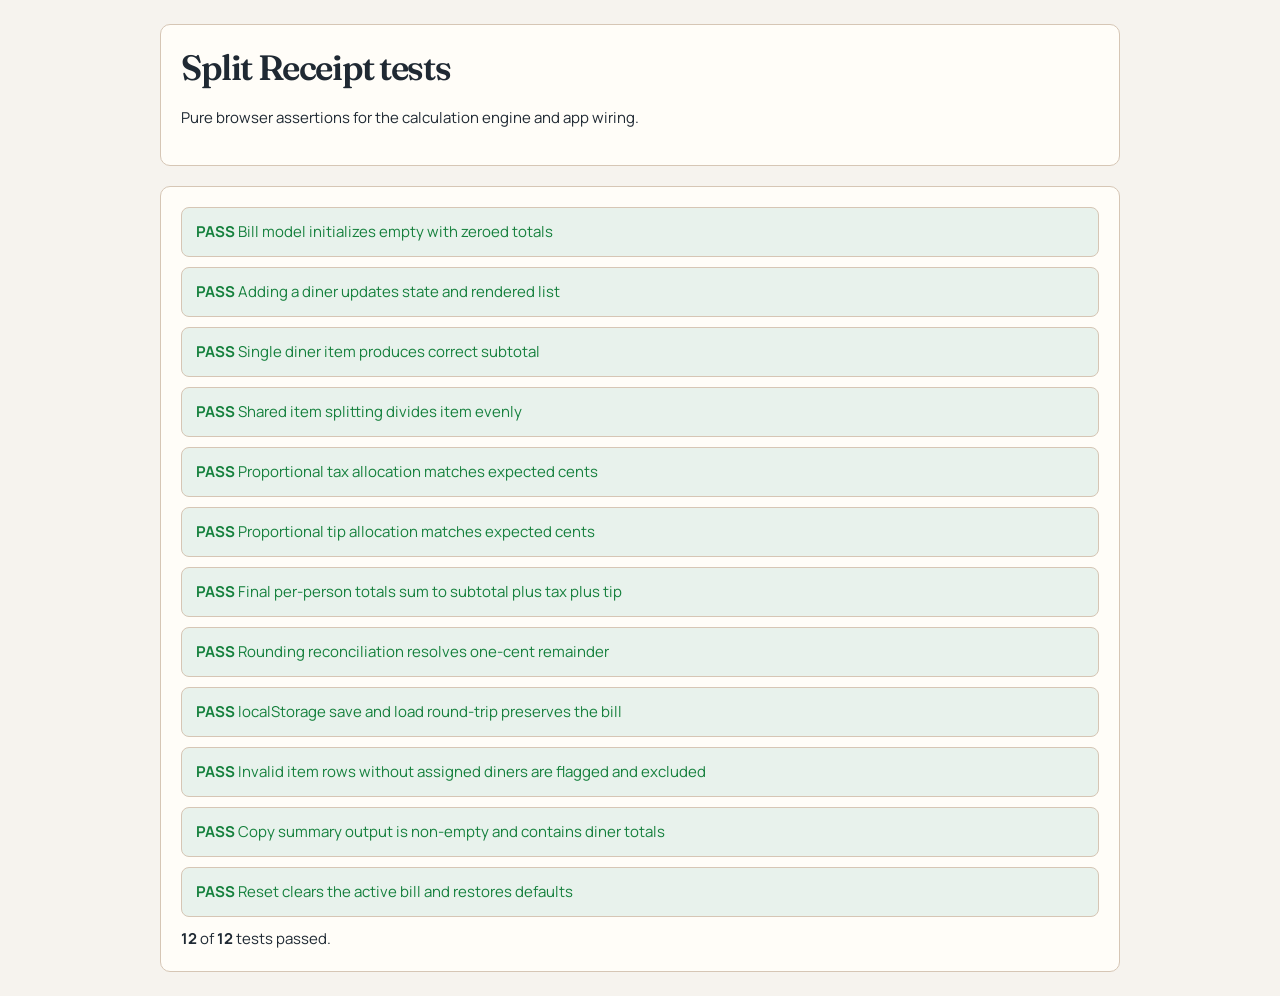
<file: tests.html>
<!DOCTYPE html>
<html lang="en">
<head>
  <meta charset="UTF-8">
  <meta name="viewport" content="width=device-width, initial-scale=1.0">
  <title>Split Receipt Tests | Northline</title>
  <link rel="icon" type="image/png" href="./favicon.png">
  <link rel="preconnect" href="https://fonts.googleapis.com">
  <link rel="preconnect" href="https://fonts.gstatic.com" crossorigin>
  <link href="https://fonts.googleapis.com/css2?family=Fraunces:wght@500;600;700&family=IBM+Plex+Mono:wght@400;500;600&family=Manrope:wght@400;500;600;700&display=swap" rel="stylesheet">
  <link rel="stylesheet" href="shared/tokens.css">
  <style>
    * { box-sizing: border-box; }
    body {
      margin: 0;
      padding: 24px;
      background: var(--color-surface-base);
      color: var(--color-text-primary);
      font-family: var(--font-body);
    }
    main {
      max-width: 960px;
      margin: 0 auto;
      display: grid;
      gap: 20px;
    }
    h1 {
      margin: 0;
      font-family: var(--font-display);
      font-size: 2.2rem;
      letter-spacing: -0.04em;
    }
    .panel {
      background: var(--color-surface-raised);
      border: 1px solid var(--color-border-default);
      border-radius: 10px;
      padding: 20px;
    }
    .result {
      padding: 12px 14px;
      border-radius: 8px;
      margin-bottom: 10px;
      border: 1px solid var(--color-border-default);
    }
    .pass {
      background: color-mix(in srgb, var(--color-status-success) 10%, white);
      color: var(--color-status-success);
    }
    .fail {
      background: color-mix(in srgb, var(--color-status-error) 10%, white);
      color: var(--color-status-error);
    }
    code {
      font-family: var(--font-mono);
    }
  </style>
</head>
<body>
  <main>
    <section class="panel">
      <h1>Split Receipt tests</h1>
      <p>Pure browser assertions for the calculation engine and app wiring.</p>
    </section>
    <section class="panel">
      <div id="results"></div>
      <div id="summary"></div>
    </section>
    <div id="app" hidden></div>
  </main>

  <script src="js/app.js"></script>
  <script>
    (function () {
      var resultsEl = document.getElementById("results");
      var summaryEl = document.getElementById("summary");
      var api = window.ReceiptSplitterApp;
      var total = 0;
      var passed = 0;

      function renderResult(pass, name, details) {
        var node = document.createElement("div");
        node.className = "result " + (pass ? "pass" : "fail");
        node.innerHTML = "<strong>" + (pass ? "PASS" : "FAIL") + "</strong> " + name + (details ? "<br><code>" + details + "</code>" : "");
        resultsEl.appendChild(node);
      }

      function test(name, fn) {
        total += 1;
        try {
          fn();
          passed += 1;
          renderResult(true, name);
        } catch (error) {
          renderResult(false, name, error.message);
        }
      }

      function assert(condition, message) {
        if (!condition) {
          throw new Error(message || "Assertion failed");
        }
      }

      function equal(actual, expected, message) {
        if (actual !== expected) {
          throw new Error((message || "Values differ") + " | expected: " + expected + ", actual: " + actual);
        }
      }

      function makeStorage() {
        var memory = {};
        return api.createStorageWrapper({
          setItem: function (key, value) { memory[key] = value; },
          getItem: function (key) { return Object.prototype.hasOwnProperty.call(memory, key) ? memory[key] : null; },
          removeItem: function (key) { delete memory[key]; }
        });
      }

      function buildSampleBill() {
        var bill = api.createEmptyBill();
        bill.title = "Test dinner";
        bill.subtotal = "60.00";
        bill.tax = "6.00";
        bill.tip = "12.00";
        var alex = api.createDiner("Alex");
        var sam = api.createDiner("Sam");
        bill.diners.push(alex, sam);
        var pasta = api.createItem();
        pasta.name = "Pasta";
        pasta.unitPrice = "24.00";
        pasta.quantity = "1";
        pasta.assignedDinerIds = [alex.id];
        var wings = api.createItem();
        wings.name = "Wings";
        wings.unitPrice = "36.00";
        wings.quantity = "1";
        wings.assignedDinerIds = [alex.id, sam.id];
        bill.items.push(pasta, wings);
        return { bill: bill };
      }

      test("Bill model initializes empty with zeroed totals", function () {
        var bill = api.createEmptyBill();
        equal(bill.diners.length, 0, "Expected no diners");
        equal(bill.items.length, 0, "Expected no items");
        equal(bill.subtotal, "", "Subtotal should start empty");
        equal(bill.tax, "", "Tax should start empty");
        equal(bill.tip, "", "Tip should start empty");
      });

      test("Adding a diner updates state and rendered list", function () {
        var storage = makeStorage();
        var app = api.initReceiptSplitter({ containerId: "app", storage: storage });
        app.state.diners.push(api.createDiner("Jordan"));
        app.save();
        app.render();
        equal(app.state.diners.length, 1, "State should contain one diner");
        assert(document.querySelector("[data-diner-field='name']"), "Rendered diner input not found");
      });

      test("Single diner item produces correct subtotal", function () {
        var result = api.computeBill(buildSampleBill().bill);
        equal(result.people[0].itemSubtotalCents, 4200, "Alex should have 42.00 of assigned items");
      });

      test("Shared item splitting divides item evenly", function () {
        var result = api.computeBill(buildSampleBill().bill);
        equal(result.people[0].itemSubtotalCents, 4200, "Alex should include half the shared item");
        equal(result.people[1].itemSubtotalCents, 1800, "Sam should include half the shared item");
      });

      test("Proportional tax allocation matches expected cents", function () {
        var result = api.computeBill(buildSampleBill().bill);
        equal(result.people[0].taxShareCents, 420, "Alex tax share should be 4.20");
        equal(result.people[1].taxShareCents, 180, "Sam tax share should be 1.80");
      });

      test("Proportional tip allocation matches expected cents", function () {
        var result = api.computeBill(buildSampleBill().bill);
        equal(result.people[0].tipShareCents, 840, "Alex tip share should be 8.40");
        equal(result.people[1].tipShareCents, 360, "Sam tip share should be 3.60");
      });

      test("Final per-person totals sum to subtotal plus tax plus tip", function () {
        var result = api.computeBill(buildSampleBill().bill);
        equal(result.totalOwedCents, 7800, "Grand total should equal 78.00");
      });

      test("Rounding reconciliation resolves one-cent remainder", function () {
        var bill = api.createEmptyBill();
        bill.subtotal = "10.00";
        bill.tax = "0.01";
        var alex = api.createDiner("Alex");
        var sam = api.createDiner("Sam");
        var jo = api.createDiner("Jo");
        bill.diners.push(alex, sam, jo);
        [alex, sam, jo].forEach(function (diner, index) {
          var item = api.createItem();
          item.name = diner.name;
          item.unitPrice = index === 2 ? "3.34" : "3.33";
          item.quantity = "1";
          item.assignedDinerIds = [diner.id];
          bill.items.push(item);
        });
        var result = api.computeBill(bill);
        equal(result.taxCents, 1, "Expected one cent of tax");
        equal(result.totalOwedCents, 1001, "Allocated total should remain exact");
      });

      test("localStorage save and load round-trip preserves the bill", function () {
        var storage = makeStorage();
        var fixture = buildSampleBill();
        api.saveBillToStorage(storage, fixture.bill);
        var loaded = api.loadBillFromStorage(storage);
        equal(loaded.title, "Test dinner", "Expected bill title to persist");
        equal(loaded.diners.length, 2, "Expected diners to persist");
        equal(loaded.items.length, 2, "Expected items to persist");
      });

      test("Invalid item rows without assigned diners are flagged and excluded", function () {
        var bill = api.createEmptyBill();
        bill.subtotal = "12.00";
        var alex = api.createDiner("Alex");
        bill.diners.push(alex);
        var item = api.createItem();
        item.name = "Soup";
        item.unitPrice = "12.00";
        item.quantity = "1";
        item.assignedDinerIds = [];
        bill.items.push(item);
        var result = api.computeBill(bill);
        assert(result.itemErrors[item.id].length > 0, "Expected item errors");
        equal(result.totalOwedCents, 0, "Invalid item should be excluded from totals");
      });

      test("Copy summary output is non-empty and contains diner totals", function () {
        var result = api.computeBill(buildSampleBill().bill);
        var summary = api.buildSummaryText(result);
        assert(summary.length > 10, "Summary should not be empty");
        assert(summary.indexOf("Alex") >= 0, "Summary should mention Alex");
        assert(summary.indexOf("$54.60") >= 0, "Summary should include a formatted total");
      });

      test("Reset clears the active bill and restores defaults", function () {
        var storage = makeStorage();
        var fixture = buildSampleBill();
        api.saveBillToStorage(storage, fixture.bill);
        api.clearBillFromStorage(storage);
        var cleared = api.loadBillFromStorage(storage);
        equal(cleared.diners.length, 0, "Expected diners to reset");
        equal(cleared.items.length, 0, "Expected items to reset");
      });

      summaryEl.innerHTML = "<strong>" + passed + "</strong> of <strong>" + total + "</strong> tests passed.";
    })();
  </script>
</body>
</html>
</file>
<file: shared/tokens.css>
:root {
  /* Brand colors */
  --color-brand-primary: #2563eb;
  --color-brand-secondary: #0f766e;
  --color-brand-accent: #f97316;

  /* Surfaces */
  --color-surface-base: #f6f3ee;
  --color-surface-raised: #fffdf8;
  --color-surface-sunken: #efe7dc;
  --color-surface-overlay: rgba(255, 253, 248, 0.94);

  /* Text */
  --color-text-primary: #1f2933;
  --color-text-secondary: #4b5a67;
  --color-text-muted: #73808c;
  --color-text-inverse: #fffdf8;

  /* Borders */
  --color-border-subtle: #e7ddd1;
  --color-border-default: #d6c6b5;
  --color-border-strong: #b59f88;

  /* Feedback */
  --color-status-success: #15803d;
  --color-status-warning: #b45309;
  --color-status-error: #b91c1c;
  --color-status-info: #1d4ed8;

  /* Typography */
  --font-display: "Fraunces", serif;
  --font-body: "Manrope", sans-serif;
  --font-mono: "IBM Plex Mono", monospace;

  --font-size-xs: 11px;
  --font-size-sm: 13px;
  --font-size-base: 15px;
  --font-size-md: 17px;
  --font-size-lg: 20px;
  --font-size-xl: 24px;
  --font-size-2xl: 30px;

  --font-weight-regular: 400;
  --font-weight-medium: 500;
  --font-weight-bold: 600;

  --line-height-tight: 1.3;
  --line-height-normal: 1.6;
  --line-height-loose: 1.9;

  /* Spacing scale */
  --space-1: 4px;
  --space-2: 8px;
  --space-3: 12px;
  --space-4: 16px;
  --space-5: 20px;
  --space-6: 24px;
  --space-8: 32px;
  --space-10: 40px;
  --space-12: 48px;
  --space-16: 64px;

  /* Shape */
  --radius-sm: 4px;
  --radius-md: 8px;
  --radius-lg: 12px;
  --radius-xl: 16px;
  --radius-full: 9999px;

  /* Elevation */
  --shadow-sm: 0 1px 2px rgba(31, 41, 51, 0.08);
  --shadow-md: 0 4px 12px rgba(31, 41, 51, 0.12);
  --shadow-lg: 0 8px 24px rgba(31, 41, 51, 0.16);


  /* Shared product shell */
  --northline-shell-max-width: 1360px;
  --northline-shell-padding: clamp(1rem, 2.4vw, 1.75rem);
  --northline-shell-gap: clamp(1rem, 2vw, 1.5rem);
  --northline-shell-radius: calc(var(--radius-xl) + var(--space-2));
  --northline-shell-padding-block: clamp(1.5rem, 3vw, 2rem);
  --northline-shell-padding-inline: clamp(1.25rem, 2.8vw, 2rem);
  --northline-title-size: clamp(2.45rem, 4.7vw, 3.7rem);
  --northline-title-max-width: 11ch;
  --northline-subtitle-size: clamp(1rem, 1.8vw, 1.14rem);
  --northline-shell-surface: color-mix(in srgb, var(--color-surface-raised) 92%, transparent);

  /* Motion */
  --duration-fast: 120ms;
  --duration-normal: 220ms;
  --duration-slow: 360ms;
  --ease-default: cubic-bezier(0.4, 0, 0.2, 1);
  --ease-spring: cubic-bezier(0.34, 1.56, 0.64, 1);

  color-scheme: light;
}

html {
  scroll-behavior: smooth;
}

body {
  margin: 0;
  background: var(--color-surface-base);
  color: var(--color-text-primary);
  font-family: var(--font-body);
  font-size: var(--font-size-base);
  font-weight: var(--font-weight-regular);
  line-height: var(--line-height-normal);
  text-rendering: optimizeLegibility;
  -webkit-font-smoothing: antialiased;
  -moz-osx-font-smoothing: grayscale;
}

*,
*::before,
*::after {
  box-sizing: border-box;
}

button,
input,
select,
textarea {
  font: inherit;
}

h1,
h2,
h3,
h4,
h5,
h6 {
  margin: 0;
  font-family: var(--font-display);
  font-weight: var(--font-weight-bold);
  line-height: var(--line-height-tight);
  color: var(--color-text-primary);
}

code,
pre,
kbd,
samp {
  font-family: var(--font-mono);
}

a {
  color: var(--color-brand-primary);
  text-decoration-thickness: 1px;
  text-underline-offset: 0.16em;
}

a:hover {
  color: var(--color-brand-secondary);
}

:focus-visible {
  outline: 3px solid color-mix(in srgb, var(--color-brand-accent) 60%, white);
  outline-offset: 2px;
}

::selection {
  background: color-mix(in srgb, var(--color-brand-accent) 22%, white);
  color: var(--color-text-primary);
}

@media (prefers-reduced-motion: reduce) {
  html {
    scroll-behavior: auto;
  }

  *,
  *::before,
  *::after {
    animation-duration: 0.01ms !important;
    animation-iteration-count: 1 !important;
    transition-duration: 0.01ms !important;
  }
}
</file>
